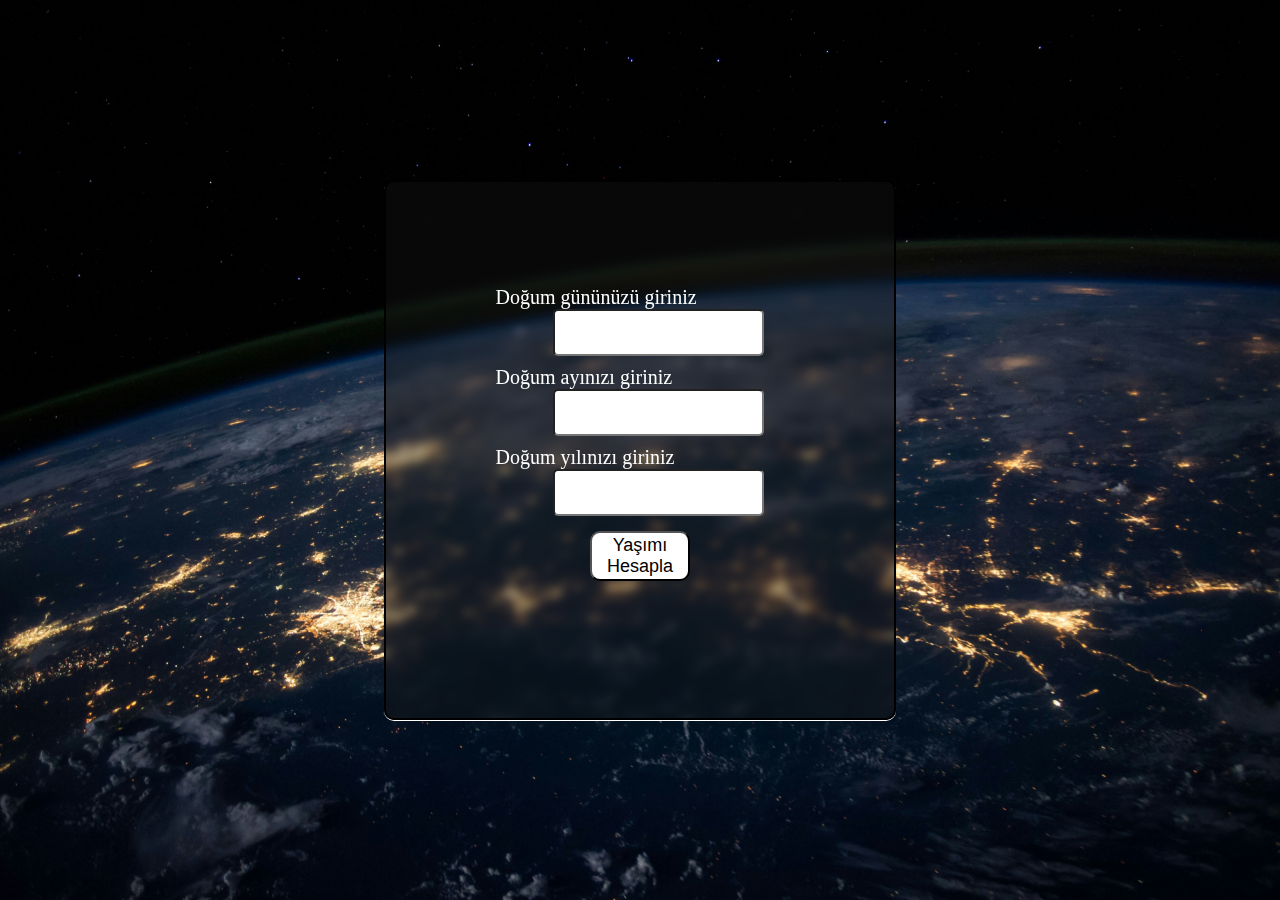
<file: age_calculator/index.html>
<!DOCTYPE html>
<html lang="en">
<head>
    <meta charset="UTF-8">
    <meta name="viewport" content="width=device-width, initial-scale=1.0">
    <title>Age Calculator</title>
    <link rel="stylesheet" href="style.css">
   
</head>

<body>
    <div class="bg">
        <img src="image/bg_img.jpg">
    
    <div class="container">
        <div>
            <p>Doğum gününüzü giriniz</p>
            <input id="day" type="number">
        </div>
        <div>
            <p>Doğum ayınızı giriniz</p>
            <input id="month" type="number">
        </div>
        <div>
            <p>Doğum yılınızı giriniz</p>
            <input id="year" type="number">
        </div>
         
        <button id="button">Yaşımı Hesapla</button>
        <div>
            <p id="text"></p>  
        </div>
    </div>
    </div>
     <script src="aspp.js"></script>
</body>
</html>
</file>
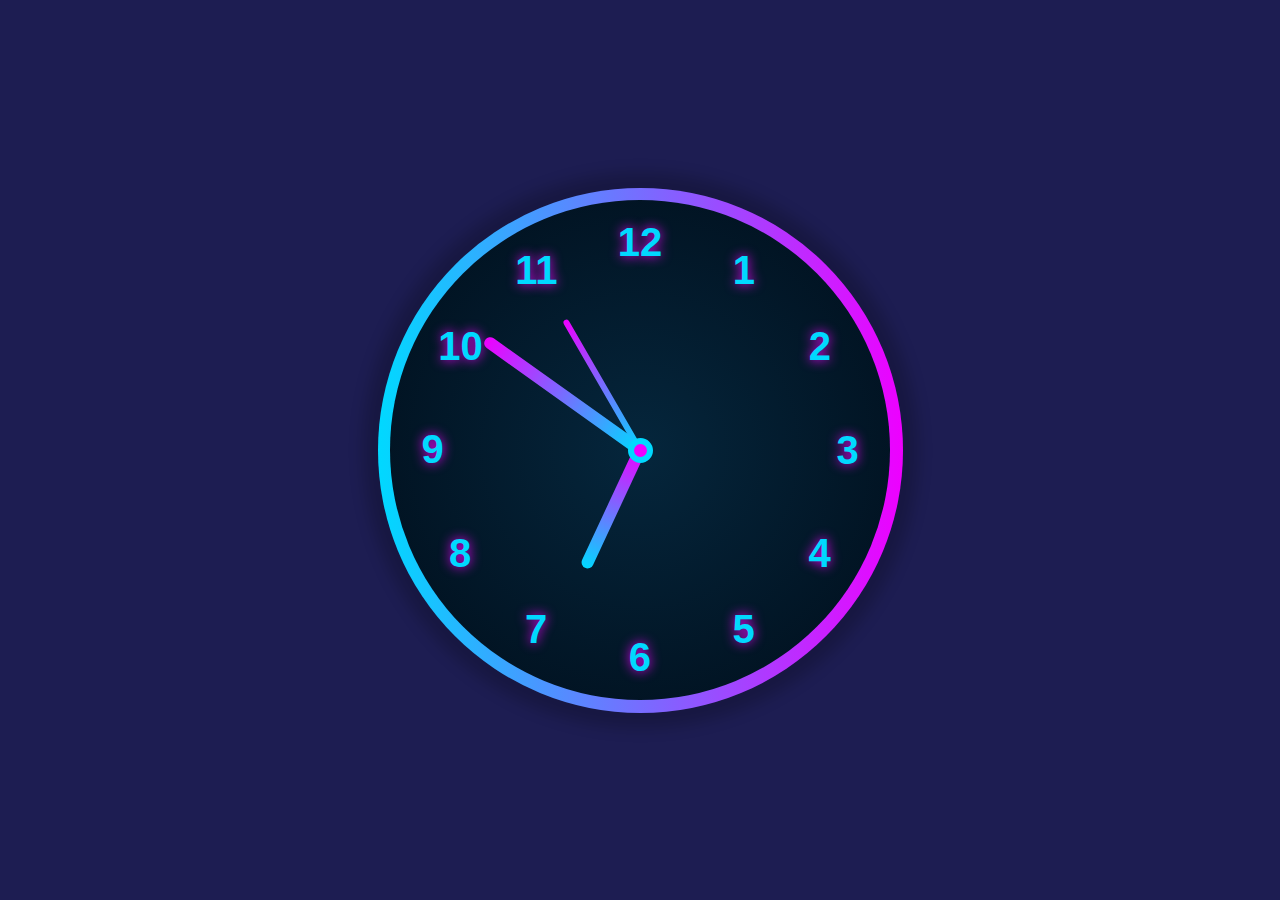
<file: analog_clock/index.html>
<!DOCTYPE html>
<html lang="en">
<head>
    <meta charset="UTF-8">
    <meta name="viewport" content="width=device-width, initial-scale=1.0">
    <title>Analog Clock</title>
    <link rel="stylesheet"  href="style.css" >   
</head>
<body>
    
    <div class="clock">
        <div class="number" style="--n:1"><b>1</b></div>
        <div class="number" style="--n:2"><b>2</b></div>
        <div class="number" style="--n:3"><b>3</b></div>
        <div class="number" style="--n:4"><b>4</b></div>
        <div class="number" style="--n:5"><b>5</b></div>
        <div class="number" style="--n:6"><b>6</b></div>
        <div class="number" style="--n:7"><b>7</b></div>
        <div class="number" style="--n:8"><b>8</b></div>
        <div class="number" style="--n:9"><b>9</b></div>
        <div class="number" style="--n:10"><b>10</b></div>
        <div class="number" style="--n:11"><b>11</b></div>
        <div class="number" style="--n:12"><b>12</b></div>
        <div class="hour-hand" id="hour-hand"></div>
        <div class="minute-hand" id="minute-hand"></div>
        <div class="second-hand" id="second-hand"></div>
        <div class="center-dot"></div>
    </div>




<script src="app.js"></script>

</body>
</html>
</file>
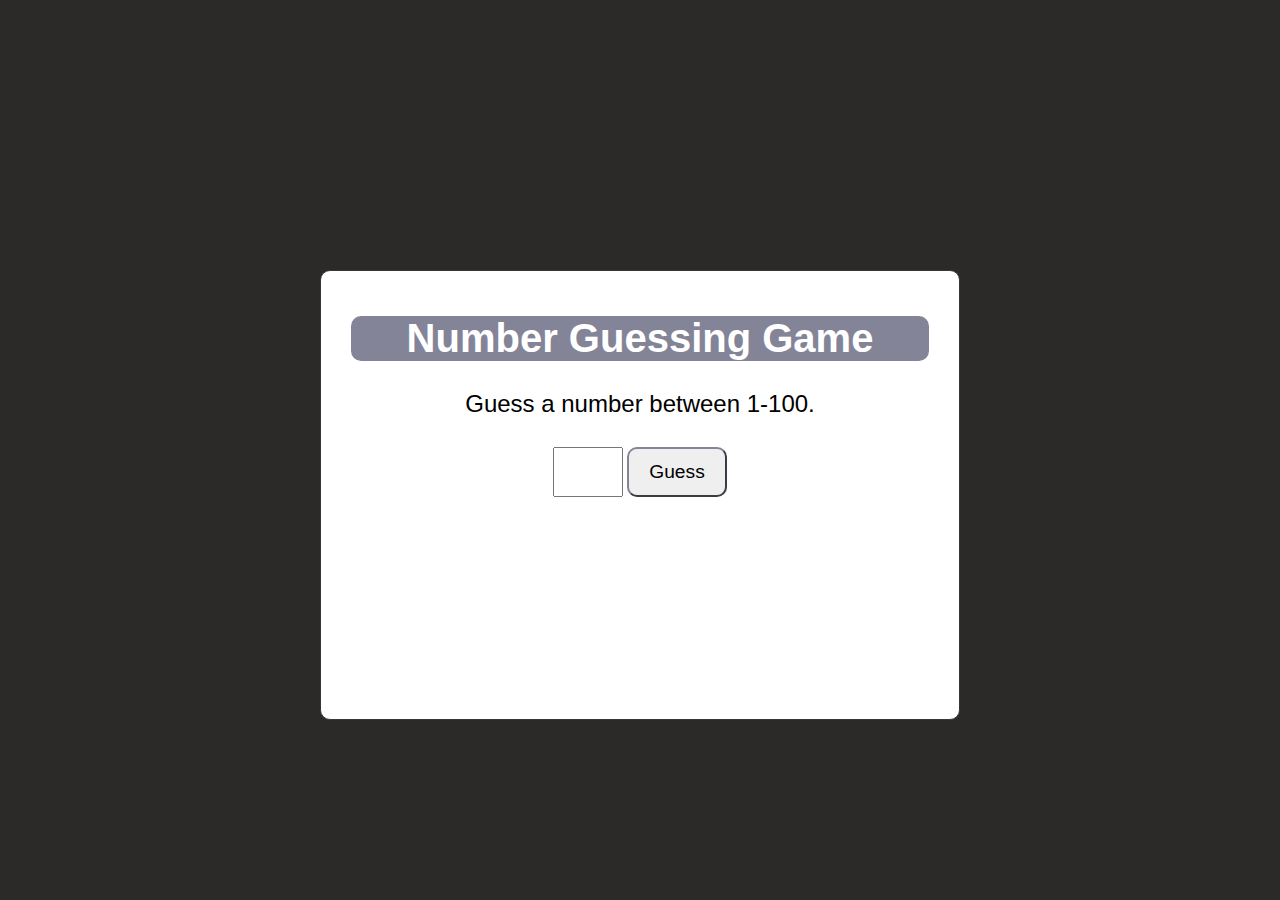
<file: guess_number_game/index.html>
<!DOCTYPE html>
<html lang="en">
<head>
    <meta charset="UTF-8">
    <meta name="viewport" content="width=device-width, initial-scale=1.0">
    <title>Guess Number Game</title>
    <link rel="stylesheet" href="./style.css">
</head>
<body>
    <div class="card"> 
<h1>Number Guessing Game</h1>
<p class="text">Guess a number between 1-100.</p>
<input type="text" id="your_guess_input">
<button type="submit" id="guess_button">Guess</button>
<p class="currently_guessed"></p>
<p class="direction_text"></p>
    </div>
    <script src="./aspp.js"></script>
</body>
</html>
</file>
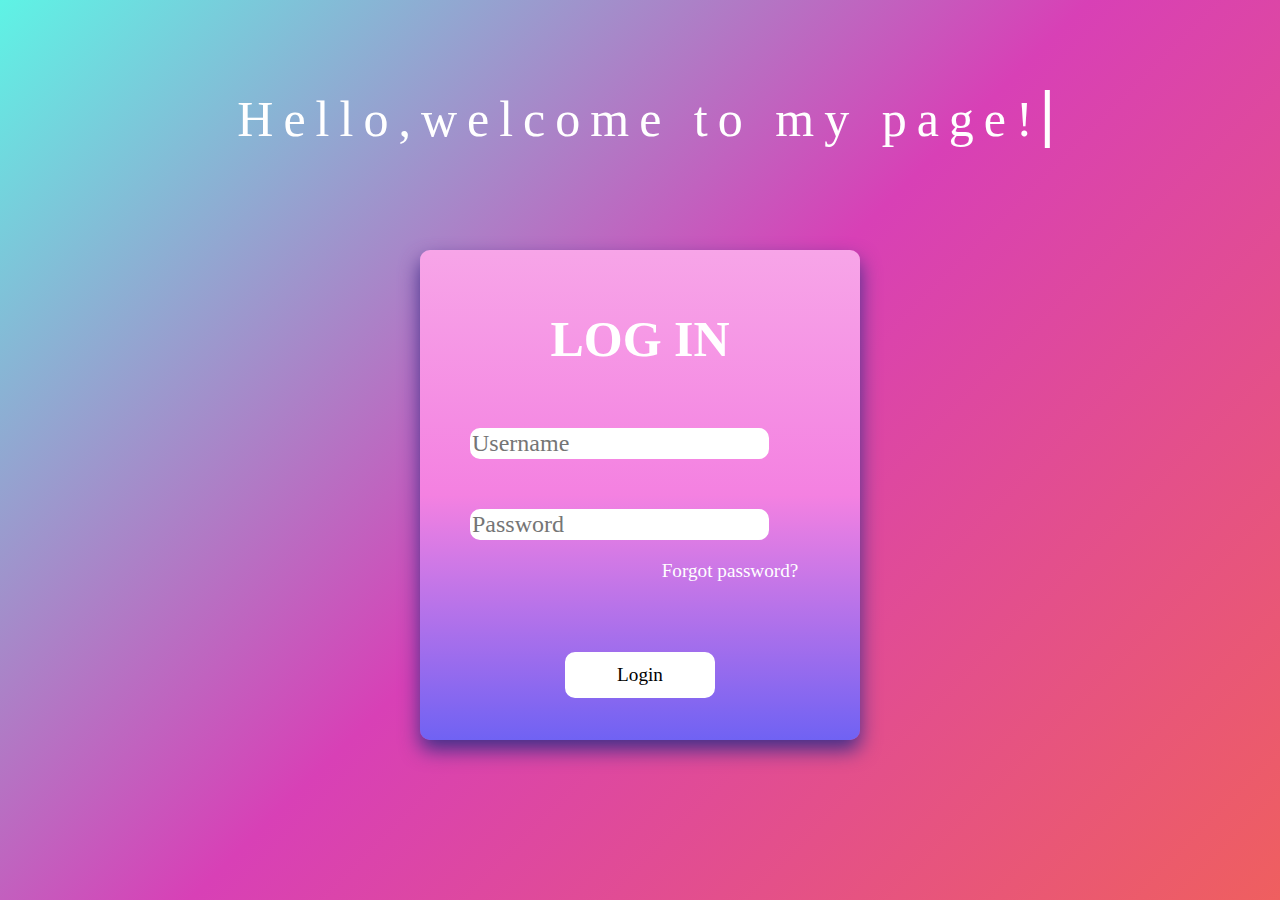
<file: log_in_page/index.html>
<!DOCTYPE html>
<html lang="en">
<head>
    <meta charset="UTF-8">
    <meta name="viewport" content="width=device-width, initial-scale=1.0">
    <title>Log In Page</title>
    <link rel="stylesheet" href="./style.css">
</head>
<body>
   <div class="container">
<p class="text">Hello,welcome to my page!</p>
    </div>
    <div class="card">
        <h1>LOG IN</h1>
        <input type="text" id="username_input" placeholder="Username">
        
        <input type="text" id="password_input" placeholder="Password">
        
        <a>Forgot password?</a>
   
        <button type="submit">Login</button>

</div>
    <script src="./asp.js"></script>
</body>
</html>
</file>
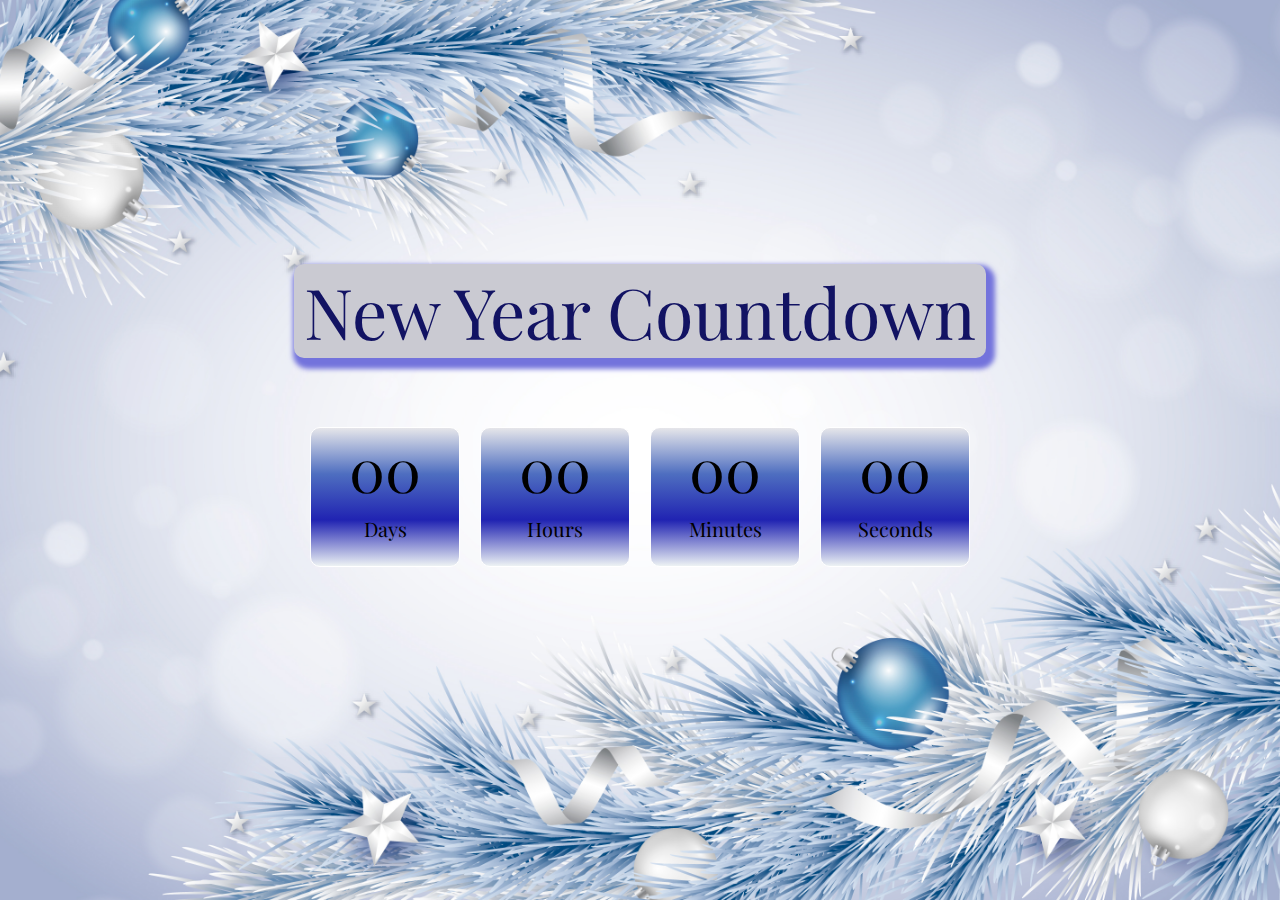
<file: new_year_countdown/index.html>
<!DOCTYPE html>
<html lang="en">
<head>
    <meta charset="UTF-8">
    <meta name="viewport" content="width=device-width, initial-scale=1.0">
    <title>New Year Countdown</title>
    <link href="style.css" rel="stylesheet" type="text/css">
    <link rel="preconnect" href="https://fonts.googleapis.com">
    <link rel="preconnect" href="https://fonts.gstatic.com" crossorigin>
    <link href="https://fonts.googleapis.com/css2?family=Playfair+Display:ital,wght@0,400..900;1,400..900&display=swap" rel="stylesheet">
</head>
<body>
    <div class="container">
        <div class="content">
            <p id="title">New Year Countdown</p>           
            <div class="time">
             <div id="day_card">
                <p id="days">00</p>
                <span>Days</span>
             </div>
             <div id="hour_card">
                <p id="hours">00</p>
                <span>Hours</span>
             </div>
             <div id="minute_card">
                <p id="minutes">00</p>
                <span>Minutes</span>
             </div>
             <div id="second_card">
                <p id="seconds">00</p>
                <span>Seconds</span>
             </div>           
            </div>
            <p id="text"></p>
        </div>
    </div>
    <script src="aspp.js"></script>
</body>
</html>
</file>
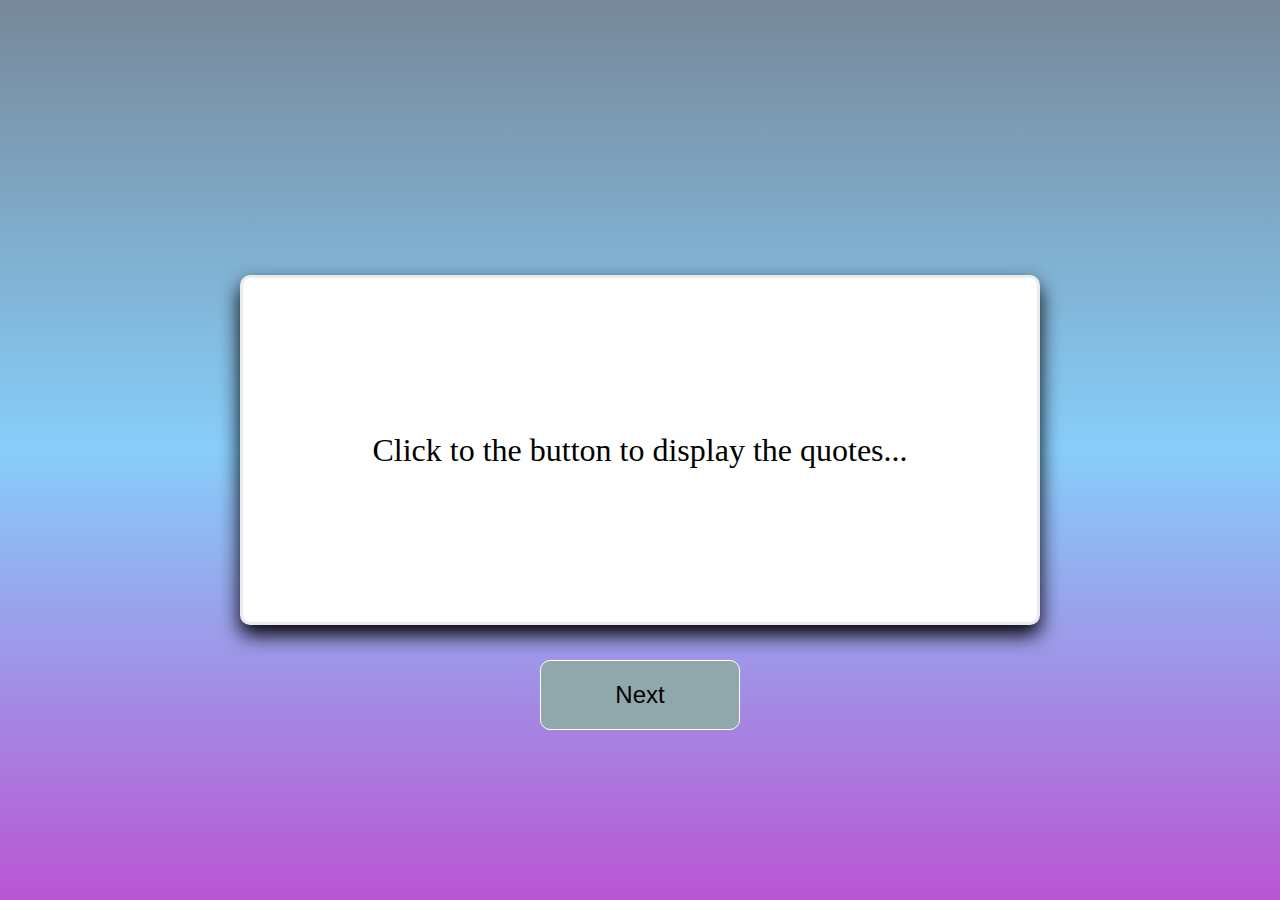
<file: quote_app/index.html>
<!DOCTYPE html>
<html lang="en">
<head>
    <meta charset="UTF-8">
    <meta name="viewport" content="width=device-width, initial-scale=1.0">
    <title>Quote App</title>
    <link rel="stylesheet" href="./style.css">
</head>
<body>
    <div class="card">
        <div id="quoteDisplay">Click to the button to display the quotes...</div> <!-- Alıntılar burada gösterilecek -->
        <button id="next_button">Next</button> 
    </div>
    <script src="./aspp.js"></script>
</body>
</html>
</file>
<file: age_calculator/style.css>
* {
    margin: 0;
    padding: 0;
    box-sizing: border-box;
}

body, html {
    height: 100%;
}

.bg {
    position: relative;
    height: 100%;
}

.bg img {
    width: 100%;
    height: 100%;
    object-fit: cover;
    position: absolute;
    top: 0;
    left: 0;
    z-index: -1;
}

.container { 
    width: 40%;
     height: 60%;
      border: 2px solid black;
       border-radius: 10px;
        box-shadow: 0px 1px 0px;
         background-color:rgba(21, 20, 20, 0.401);
         backdrop-filter:blur(5px);
          padding: 20px;
           display: flex;
            flex-direction: column;
             justify-content: center; 
             align-items: center;
              gap: 10px; 
              padding-top: 5%;
              position: absolute; 
              top: 50%;
               left: 50%;
               transform: translate(-50%, -50%);
               font: bold;
               font-size:20px;
               color:white;
}

input 
{   padding: 10px;   
    border-radius: 5px;
    width: calc(80% - 20px); 
    margin-left:20%;
    font-size: 20px;
   
}
  #button
{
    width: 100px;
    height: 50px;
    color:black;
    background-color: white;
    font:bold;
    font-size: 18px;
    border-radius: 10px;
    margin-top: 1%;
    cursor: pointer;
}
#button:hover
{
      background-color:rgb(65, 65, 254);
}
.bg .container #text
{
    color:white;
    font-size: 25px;
    display: flex;
    justify-content: center;
    align-items: center;
    visibility: visible;
    width: 350px;
    height:50px;
    margin-top: 5%;
    
}
</file>
<file: analog_clock/style.css>
* {
    margin: 0;
    padding: 0;
    box-sizing: border-box;
    font-family: 'Segoe UI', Tahoma, Geneva, Verdana, sans-serif;
}

body {
    display: flex;
    justify-content: center;
    align-items: center;
    height: 100vh;
    background-color: rgb(29, 29, 82);
}

.clock {
    width: 500px;
    height: 500px;
    position: relative;    
    border-radius: 50%;
    display: flex;
    justify-content: center;
    align-items: center;
    background:radial-gradient(circle,#05263c,#000d1a);
}
.clock::before{
    content: "";
    width: 525px;
    height: 525px;
    position: absolute;
    border-radius: 50%;
    background:linear-gradient(to right,#00d9ff,#ee00ff);
    box-shadow: 0 0 15px 15px rgba(0,0,0,0.2);
    z-index: -1;
}

.number {
    transform: rotate(calc(30deg * var(--n)));
    position: absolute;
    text-align: center;
    inset: 20px;
    font-size: 40px;
    color:#00d9ff;
    text-shadow: 0 0 12px #ee00ff;
}

.number b {
    transform: rotate(calc(-30deg * var(--n)));
    display: inline-block;
}

.center-dot {
    position: absolute;
    width: 25px;
    height: 25px;
    background-color:#ee00ff;
    border: 6px solid #00d9ff;
    border-radius: 50%;
}

.hour-hand, .minute-hand, .second-hand {
    --rotate: 0;
    position: absolute;
    left: 50%;
    bottom: 50%;
    transform: translate(-50%) rotate(calc(var(--rotate) * 1deg));
    transform-origin: bottom;
    border-radius: 30px 30px 0 0;
}

.hour-hand {
    width: 12px;
    height: 130px;
    background:linear-gradient(#00d9ff,#ee00ff);
}

.minute-hand {
    width: 12px;
    height: 190px;
    background:linear-gradient(to top,#00d9ff,#ee00ff);
}

.second-hand {
    width: 6px;
    height: 150px;
    background:linear-gradient(to top,#00d9ff,#ee00ff);
}
</file>
<file: guess_number_game/style.css>
*
{
    margin: 0;
    padding: 0;
    box-sizing: border-box;
}
body
{
    background: #2c2929;
}
.card
{
    position:absolute;
    left: 25%;
    top: 30%;
    margin: 0 auto;
    width: 50%;
    height: 50%;
    border: 1px solid;
    background-color: white;
    border-radius: 10px;
    border-color: rgb(56, 55, 56);
    padding: 45px 30px;
    text-align: center;

}
h1
{
    background-color: rgb(132, 132, 153);
    color:white;
    border-radius: 10px;
    display:flex;
    justify-content: center;
    align-items: center;
    font-size: 40px;
    font-family:'Franklin Gothic Medium', 'Arial Narrow', Arial, sans-serif;
    margin-top: 0%;
}
.text
{
  margin-top: 5%;
  font-size: x-large;
  font-family: 'Franklin Gothic Medium', 'Arial Narrow', Arial, sans-serif;
  
}
#your_guess_input
{
    margin-top: 0%;
    height: 50px;
    right: 15%;
    width: 70px;
    justify-content: center;
    text-align: center;
    font-size: larger;
}
#guess_button
{
    margin-top: 5%;
    size: 45px;
    height: 50px;
    width: 100px;
    justify-content: center;
    text-align: center;
    font-size: larger;
    border-radius: 10px;
    font-family: 'Franklin Gothic Medium', 'Arial Narrow', Arial, sans-serif;
    border-color: rgb(132, 132, 153);
    cursor: pointer;
}
.direction_text
{
    margin-top: 5%;
    font-family: 'Franklin Gothic Medium', 'Arial Narrow', Arial, sans-serif;
    font-size: x-large;
}
.currently_guessed
{
    display: flex;
    justify-content: center;
    align-items: center;
    font-family: 'Franklin Gothic Medium', 'Arial Narrow', Arial, sans-serif;
    font-size: larger;
    color: black;
    margin-top: 3%;
}
</file>
<file: log_in_page/style.css>
*
{
    margin: 0;
    padding: 0;
}
body
{
   margin:0;
   height:100vh;
   background: linear-gradient(-45deg,#4158D0,#f3d658,#e568dc,#ffb374,#ef5f5f,#d840b6,#5ef3e5);
   background-size: 300% 300%;
   animation: bg 11s ease infinite;
}
@keyframes bg 
{
    0%{
        background-position: 0% 50%;
    }
    50%{
        background-position: 100% 100%;
    }
    100%{
        background-position: 0% 50%;
    }
}
.container
{
    display: inline-block;
    position:absolute;
    top: 10%; 
    left: 50%;
    transform: translateX(-50%);
    text-align: center;
}

.text
{
    font-size: 50px;
    letter-spacing: 10px;
    font-family:  Cambria, Cochin, Georgia, Times, 'Times New Roman', serif;
    border-right: 5px solid;
    color:white;
    width:100%;
    white-space: nowrap;
    overflow: hidden;
    animation: 
    typing 2s steps(40),
    cursor .4s step-end infinite alternate;
}
@keyframes cursor{
    50% 
    {
        border-color:transparent
    }

}
@keyframes typing
{
    from
    {
        width:0
    }
}
h1
{
    margin-top: 40px;
    font-size: 50px;
    font-family: Cambria, Cochin, Georgia, Times, 'Times New Roman', serif;
    font:bold;
    color:white;
    text-align: center;
}

#username_input
{
   display: flex;
   border-radius: 10px;
   align-items: center;
   justify-content: center;
   font-size: x-large;
   text-align: left;
   font-family: Cambria, Cochin, Georgia, Times, 'Times New Roman', serif;
   margin-top: 60px;
   margin-left: 30px;
   border-color: white;
   border-style: solid;
}
#password_input
{  display: flex;
   border-radius: 10px;
   align-items: center;
   justify-content: center;
   font-size: x-large;
   font-family: Cambria, Cochin, Georgia, Times, 'Times New Roman', serif;
   text-align: left;
   margin-top: 50px;
   margin-left: 30px;
   border-color: white;
   border-style: solid;
}
.checkbox-container
{
    position: absolute;
    color:white;
    font-size: larger;
    font-family: Cambria, Cochin, Georgia, Times, 'Times New Roman', serif;
    display: flex;
    justify-content: center;
    align-items: center;
    margin-top: 31%;
    margin-left: 38%;
}
.card
{ 
    position:absolute;
    left:50%;
    top: 55%;
    transform: translate(-50%,-50%);
    height: 450px;
    width: 80%;
    max-width: 400px;
    margin: 0 auto;
    padding: 20px;
    border-radius: 10px;
    box-shadow: 0px 10px 20px 0px  #403089;
    background:linear-gradient(#f7a5e8,#f481e1,#7062f3);
    backdrop-filter:initial;
    background-blend-mode:screen;

}
.card button
{   display: flex;
    align-items: center;
    justify-content: center;
    margin: auto;
    margin-top: 70px;
    text-align: center;
    font-size: larger;
    padding: 10px;
    width: 150px;
    border-radius: 10px;
    border-color: white;
    border-style: solid;
    font-family: Cambria, Cochin, Georgia, Times, 'Times New Roman', serif;
    cursor: pointer;
    background-color: white;
}
.card button:hover
{
    background-color: #f7a5e8;
}
.card button:active
{
    position: relative;
    top:2px;
}
a
{
    margin-top: 20px;
    margin-left: 180px;
    cursor: pointer;
    display: flex;
    justify-content: center;
    align-items: center;
    font-size: larger;
    font-family: Cambria, Cochin, Georgia, Times, 'Times New Roman', serif;
    color:white;
}
</file>
<file: new_year_countdown/style.css>
*
{
    margin: 0;
    padding: 0;
    font-family: sans-serif;
    box-sizing: border-box;
}
.container {
    width: 100vw;
    height: 100vh;
    background-image: url(images/bg.jpg);
    background-position: center;
    background-size: cover;
    position: absolute;
    top: 50%;
    left: 50%;
    transform: translate(-50%, -50%);
    display: flex;
    flex-direction: column; 
    justify-content: center;
    align-items: center;
}
#title {
    color:#121363;
    background-color: #cacad2;
    font-size: 70px;   
    font-family: "Playfair Display", serif;
    font-optical-sizing: auto;
    font-weight: weight;
    font-style: normal;
    border-radius: 10px;
    box-shadow: 4px 6px 5px 5px rgb(115, 115, 220);   
    text-align: center;
    margin: 0; 
    padding-left: 10px;  
    padding-right: 10px; 
}
.content {
    width: auto; 
    height: auto;
    text-align: center;
    display: flex;
    flex-direction: column; 
    justify-content: center;
    align-items: center;
}
.time {
    display: flex;
    justify-content: center; 
    align-items: center; 
    margin-top: 10%;
    gap: 20px; 
}
.time div {
    flex-basis: auto;
    text-align: center;
}
.time div p {
    font-family: "Playfair Display", serif;
    font-optical-sizing: auto;
    font-weight: weight;
    font-style: normal;
    font-size: 60px;
    margin-bottom: 5%;
}
span {
    font-size: 20px;
    font-family: "Playfair Display", serif;
    font-optical-sizing: auto;
    font-weight: weight;
    font-style: normal;
}
#day_card, #hour_card, #minute_card, #second_card {
    width: 150px;
    height: 140px;
    background: linear-gradient(#e6e6ea, #4e6ec0, #2023b2, #edf2f4);
    margin: 0; 
    border: 1px solid white;
    border-radius: 10px;    
}
#text
{
    font-size: 50px;
    margin-top: 10%;
    color:#121363;
    font-family: "Playfair Display", serif;
    font-optical-sizing: auto;
    font-weight: weight;
    font-style: normal;      
}
</file>
<file: quote_app/style.css>
*{
    margin: 0;
    padding: 0;
    box-sizing: border-box; 
}
body
{
    min-height: 100vh;
    background: linear-gradient(#778899,#87CEFA,#BA55D3);
}
.card
{
    background: white;
    position: absolute;
    left: 50%;
    top: 50%;
    transform: translate(-50%,-50%);
    padding: 0.4rem;
    display: flex;
    flex-direction: column;
    justify-content: center;
    align-items:center;
    width:800px;
    height:350px;
    border: 3px solid rgb(235, 235, 235);
    border-radius: 10px;
    font-size: xx-large;
    color: black;
    box-shadow: 0px 10px 20px 0px;
    text-align: center;
}
.card button
{
    position:absolute;
    left: 50%;
    top: 50%;
    transform: translate(-50%,300%);
    padding: 0.4rem;
    display: flex;
    justify-content: center;
    align-items: center;
    width:200px;
    height: 70px;
    border:1px solid white;
    border-radius: 10px;
    color: black;
    background-color: #90a8ab;
    font-size: x-large;
    cursor: pointer;
}
.card button:hover
{
  background-color:#BA55D3;
}
</file>
